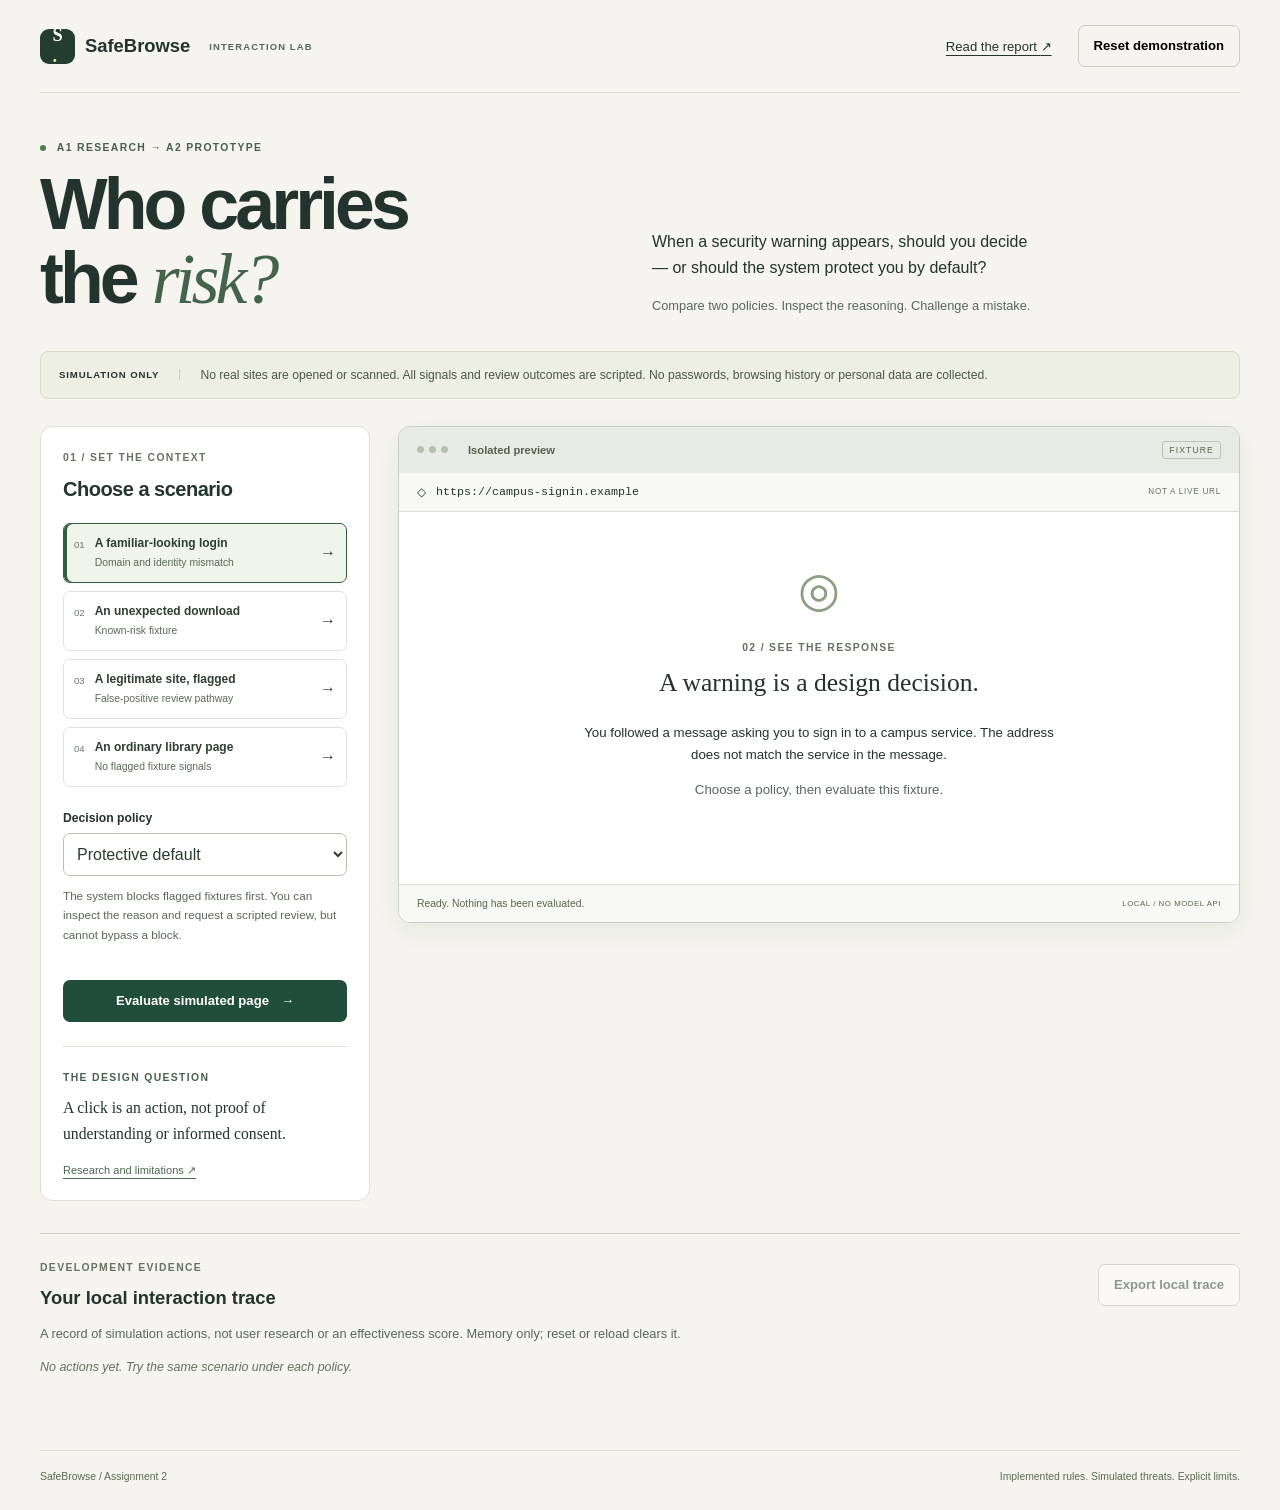
<file: index.html>
<!doctype html>
<html lang="en">
  <head>
    <meta charset="UTF-8" />
    <meta name="viewport" content="width=device-width, initial-scale=1" />
    <meta name="theme-color" content="#172720" />
    <title>SafeBrowse | Who carries the risk?</title>
    <link rel="icon" href="data:," />
    <link rel="stylesheet" href="styles.css" />
    <script src="app.js" defer></script>
  </head>
  <body>
    <a class="skip-link" href="#simulation">Skip to simulation</a>
    <header class="masthead">
      <a class="brand" href="index.html" aria-label="SafeBrowse home">
        <span class="brand-mark" aria-hidden="true">S<span>.</span></span>
        SafeBrowse <span class="prototype-tag">INTERACTION LAB</span>
      </a>
      <nav aria-label="Project">
        <a href="report.html">Read the report <span aria-hidden="true">&#8599;</span></a>
        <button id="resetButton" class="button subtle" type="button">Reset demonstration</button>
      </nav>
    </header>

    <main>
      <section class="intro">
        <p class="eyebrow"><span class="live-dot" aria-hidden="true"></span> A1 RESEARCH → A2 PROTOTYPE</p>
        <h1>Who carries<br />the <em>risk?</em></h1>
        <div class="intro-description">
          <p>When a security warning appears, should you decide<br class="desktop-break" /> &mdash; or should the system protect you by default?</p>
          <p class="muted">Compare two policies. Inspect the reasoning. Challenge a mistake.</p>
        </div>
      </section>

      <aside class="simulation-notice">
        <span class="notice-label">SIMULATION ONLY</span>
        <p>No real sites are opened or scanned. All signals and review outcomes are scripted.
          No passwords, browsing history or personal data are collected.</p>
      </aside>

      <section id="simulation" class="lab-grid" aria-label="Security warning simulation" tabindex="-1">
        <aside class="control-panel">
          <p class="step-label">01 / SET THE CONTEXT</p>
          <h2>Choose a scenario</h2>
          <div class="scenario-list" role="group" aria-label="Scenario fixtures">
            <button type="button" class="scenario selected" data-scenario="phishing" aria-pressed="true">
              <span class="scenario-number">01</span><span><strong>A familiar-looking login</strong><small>Domain and identity mismatch</small></span><span aria-hidden="true">&#8594;</span>
            </button>
            <button type="button" class="scenario" data-scenario="malware" aria-pressed="false">
              <span class="scenario-number">02</span><span><strong>An unexpected download</strong><small>Known-risk fixture</small></span><span aria-hidden="true">&#8594;</span>
            </button>
            <button type="button" class="scenario" data-scenario="uncertain" aria-pressed="false">
              <span class="scenario-number">03</span><span><strong>A legitimate site, flagged</strong><small>False-positive review pathway</small></span><span aria-hidden="true">&#8594;</span>
            </button>
            <button type="button" class="scenario" data-scenario="benign" aria-pressed="false">
              <span class="scenario-number">04</span><span><strong>An ordinary library page</strong><small>No flagged fixture signals</small></span><span aria-hidden="true">&#8594;</span>
            </button>
          </div>
          <label for="policySelect" class="field-label">Decision policy</label>
          <select id="policySelect">
            <option value="protective">Protective default</option>
            <option value="guided">Guided user choice</option>
          </select>
          <p id="policyDescription" class="policy-description"></p>
          <button id="evaluateButton" type="button" class="button primary wide">Evaluate simulated page <span aria-hidden="true">&#8594;</span></button>
          <div class="research-note">
            <span class="eyebrow">THE DESIGN QUESTION</span>
            <p>A click is an action, not proof of understanding or informed consent.</p>
            <a href="report.html#references">Research and limitations &#8599;</a>
          </div>
        </aside>

        <div class="simulation-column">
          <section class="browser-frame" aria-label="Simulated browser">
            <div class="browser-chrome">
              <div class="window-dots" aria-hidden="true"><i></i><i></i><i></i></div>
              <span class="browser-tab">Isolated preview</span>
              <span class="fixture-badge">FIXTURE</span>
            </div>
            <div class="address-row"><span aria-hidden="true">&#9671;</span><span id="simulatedUrl"></span><span class="address-label">NOT A LIVE URL</span></div>
            <div class="browser-content">
              <div id="idlePanel" class="idle-panel">
                <span class="large-symbol" aria-hidden="true">&#9678;</span>
                <p class="step-label">02 / SEE THE RESPONSE</p>
                <h2>A warning is a design decision.</h2>
                <p id="scenarioTask"></p>
                <p class="muted">Choose a policy, then evaluate this fixture.</p>
              </div>
              <section id="decisionPanel" class="decision" aria-labelledby="decisionTitle" hidden>
                <span id="decisionBadge" class="decision-badge"></span>
                <h2 id="decisionTitle" tabindex="-1"></h2>
                <p id="decisionSummary"></p>
                <details id="reasonDetails">
                  <summary>Why this decision?</summary>
                  <p id="ruleExplanation"></p>
                  <ul id="evidenceList"></ul>
                  <p class="muted">Fixture signals are authored examples, not live security evidence. No confidence score is inferred.</p>
                </details>
                <div id="decisionActions" class="action-row"></div>
              </section>
              <section id="reviewPanel" class="review-panel" aria-label="Simulated review" hidden>
                <p class="step-label">RECOURSE / SCRIPTED, NOT A LIVE SERVICE</p>
                <h3 id="reviewStatus" tabindex="-1"></h3>
                <p id="reviewExplanation"></p>
                <div id="reviewActions" class="action-row"></div>
              </section>
              <section id="preview" class="preview-panel" aria-label="Internal page preview" hidden>
                <span class="decision-badge safe">INTERNAL PREVIEW ONLY</span>
                <h3 id="previewTitle"></h3>
                <p id="previewText"></p>
                <p class="muted">No real website is opened. No login, download or external connection is available.</p>
              </section>
            </div>
            <div class="browser-footer"><span id="statusLine" role="status">Ready. Nothing has been evaluated.</span><span>LOCAL / NO MODEL API</span></div>
          </section>

          <section id="understandingPanel" class="understanding-panel" aria-labelledby="understandingTitle" hidden>
            <div class="section-heading"><span class="step-label">03 / REFLECT, NOT JUST CLICK</span><span class="optional-tag">OPTIONAL</span></div>
            <h2 id="understandingTitle">What does this decision tell you?</h2>
            <form id="understandingForm">
              <fieldset>
                <legend class="sr-only">Choose the best explanation</legend>
                <label><input type="radio" name="understanding" value="careless" /> It proves the visitor was careless.</label>
                <label><input type="radio" name="understanding" value="fixture" /> A fixture rule flagged a risk; this is not proof of harm.</label>
                <label><input type="radio" name="understanding" value="guarantee" /> The system can guarantee whether a website is safe.</label>
              </fieldset>
              <button type="submit" class="button secondary">Check understanding</button>
            </form>
            <p id="understandingFeedback" role="status"></p>
            <p class="muted">This demonstrates feedback design, not a validated measure of comprehension. You can always return to safety without answering.</p>
          </section>
        </div>
      </section>

      <section class="trace-panel" aria-labelledby="traceTitle">
        <div class="section-heading">
          <div><p class="step-label">DEVELOPMENT EVIDENCE</p><h2 id="traceTitle">Your local interaction trace</h2></div>
          <button id="exportButton" class="button secondary" type="button" disabled>Export local trace</button>
        </div>
        <p class="muted">A record of simulation actions, not user research or an effectiveness score. Memory only; reset or reload clears it.</p>
        <p id="emptyTrace">No actions yet. Try the same scenario under each policy.</p>
        <ol id="eventList" class="event-list" aria-label="Simulation events"></ol>
      </section>
      <noscript><p class="simulation-notice">JavaScript is required for this local simulation. The report remains readable without it.</p></noscript>
    </main>
    <footer class="page-footer"><span>SafeBrowse / Assignment 2</span><span>Implemented rules. Simulated threats. Explicit limits.</span></footer>
  </body>
</html>
</file>
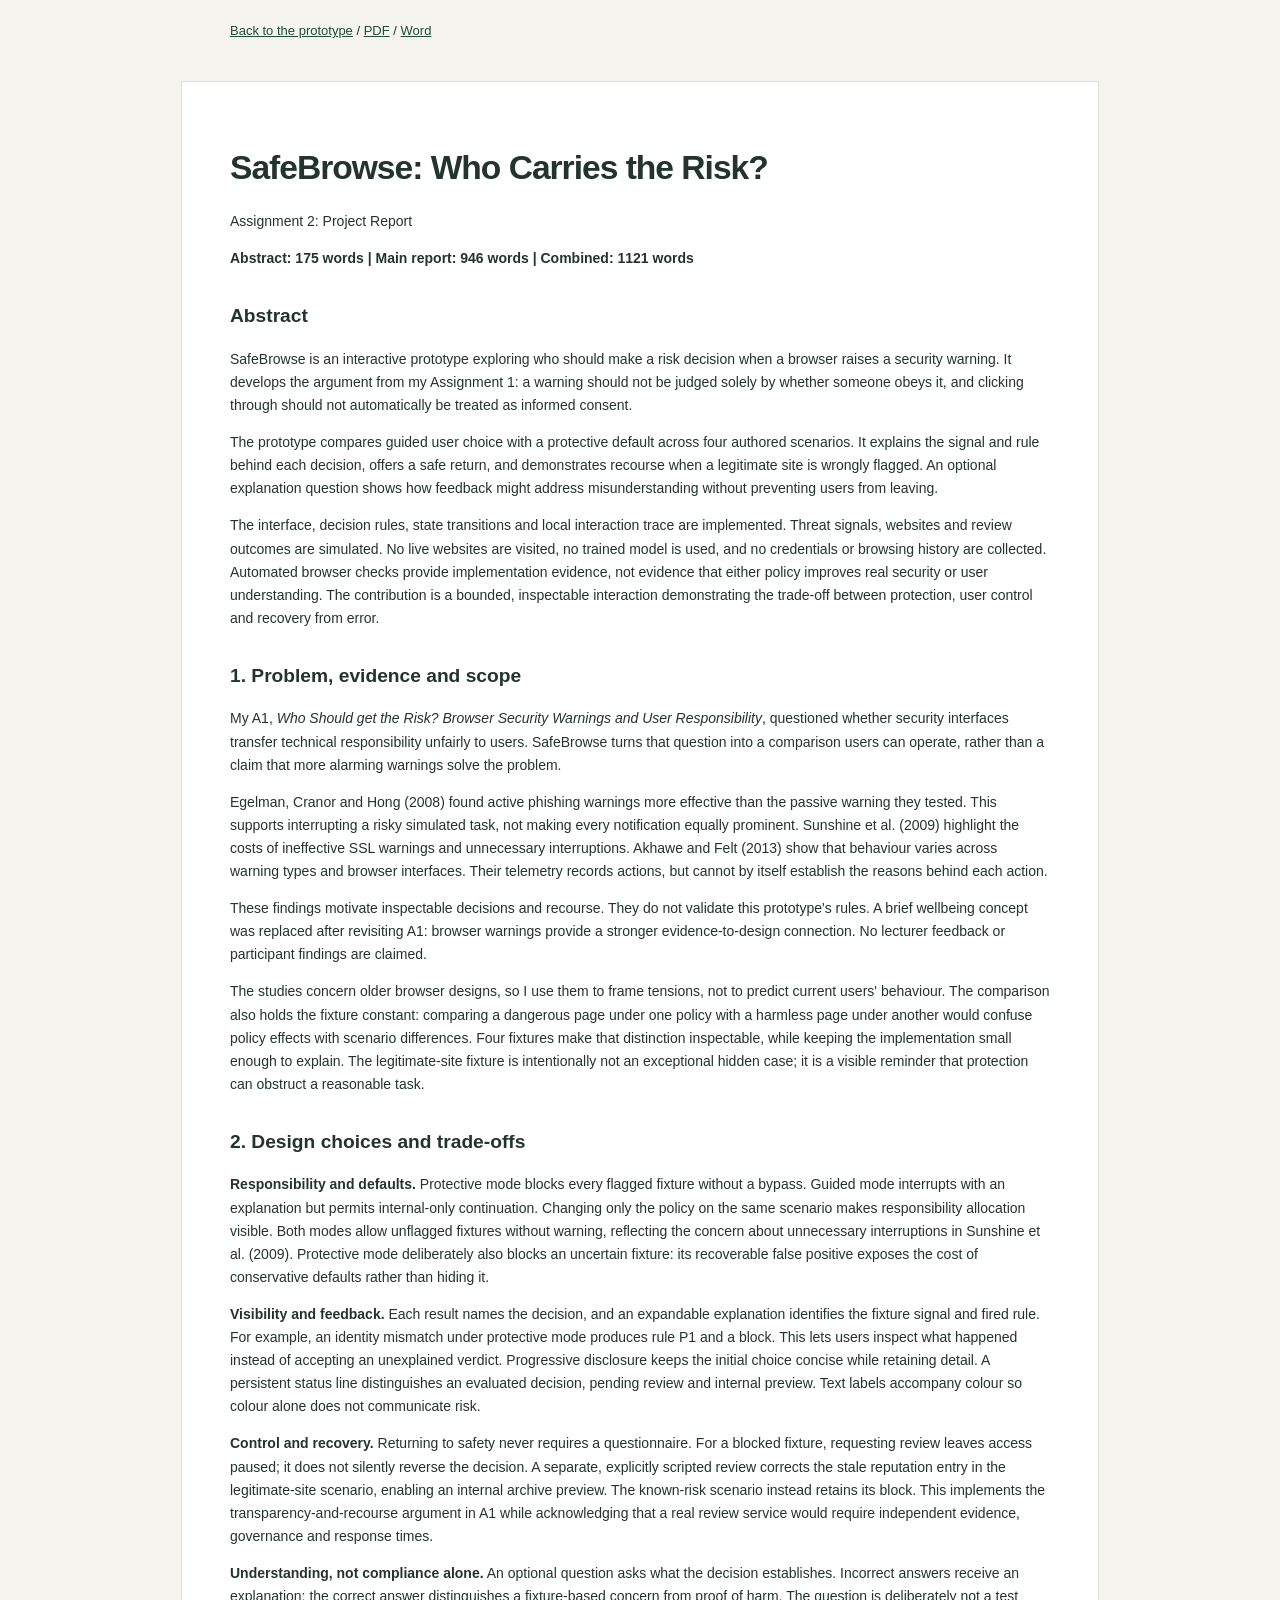
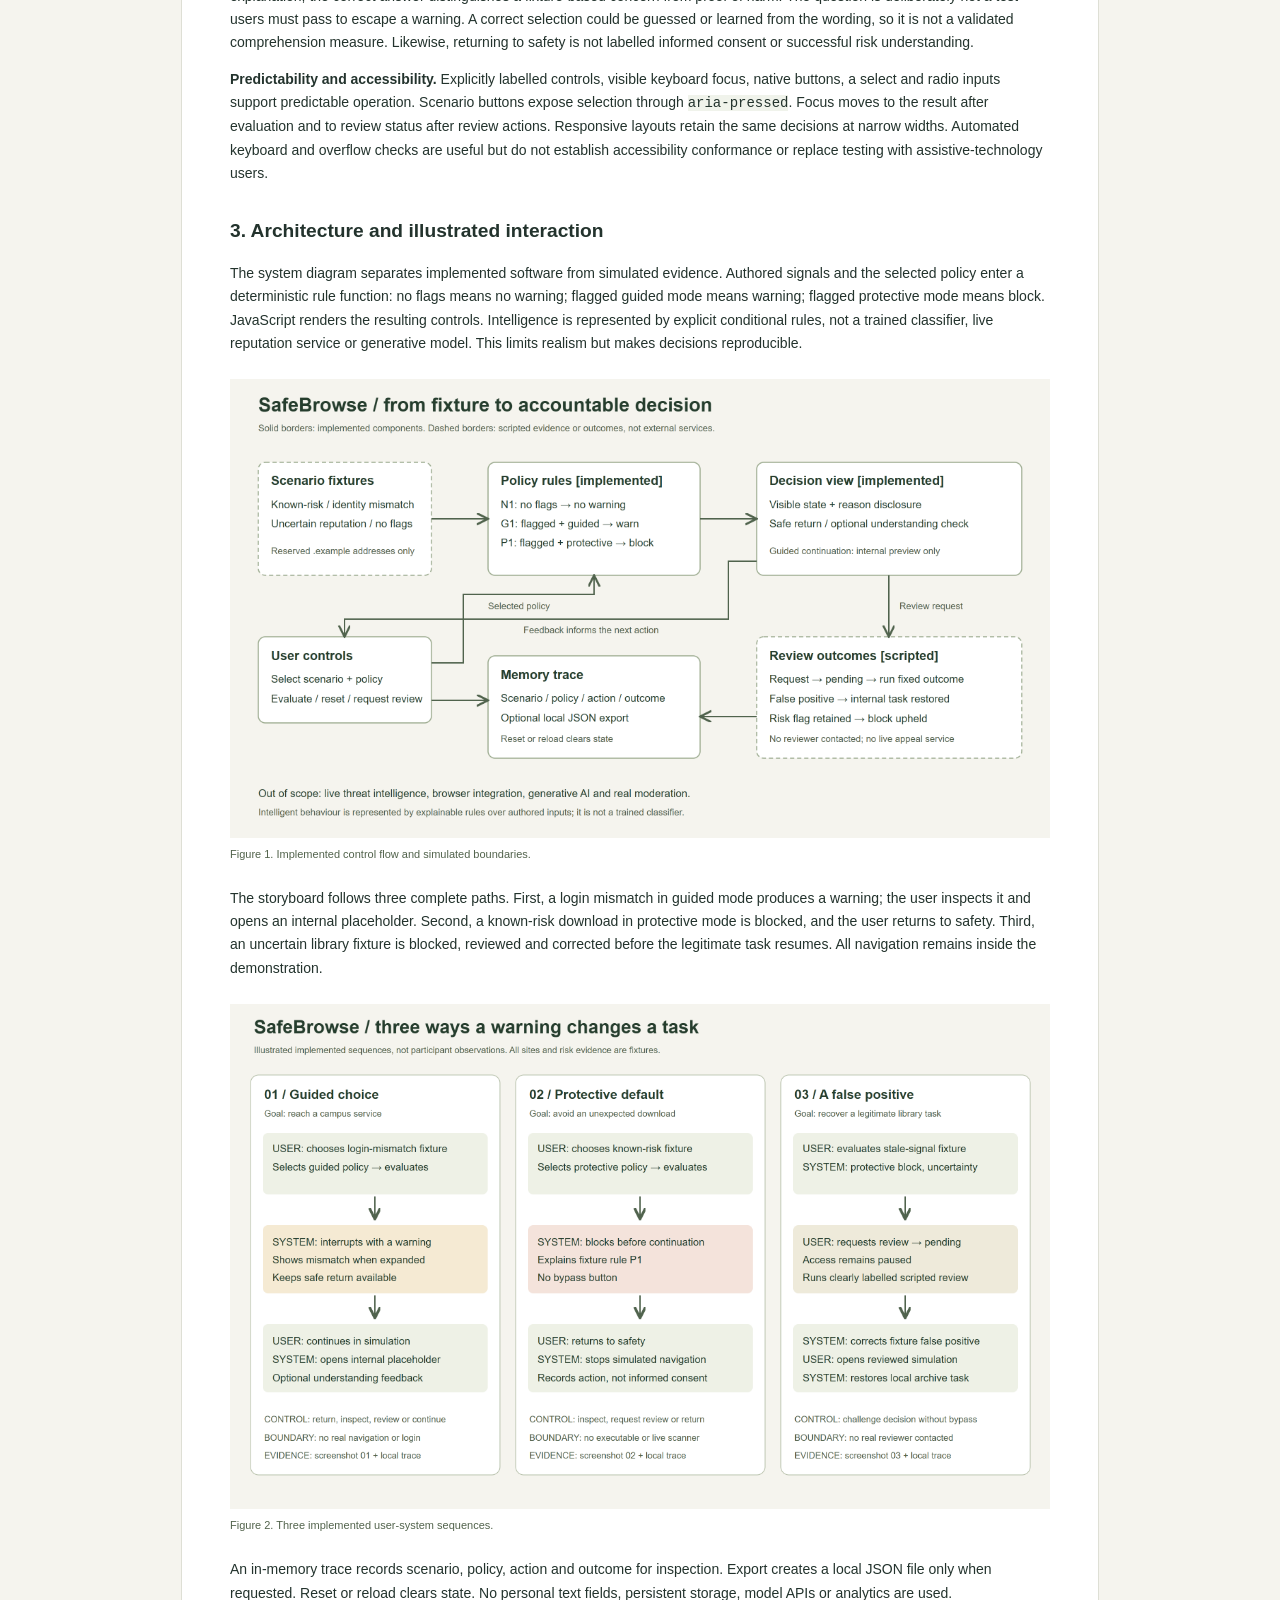
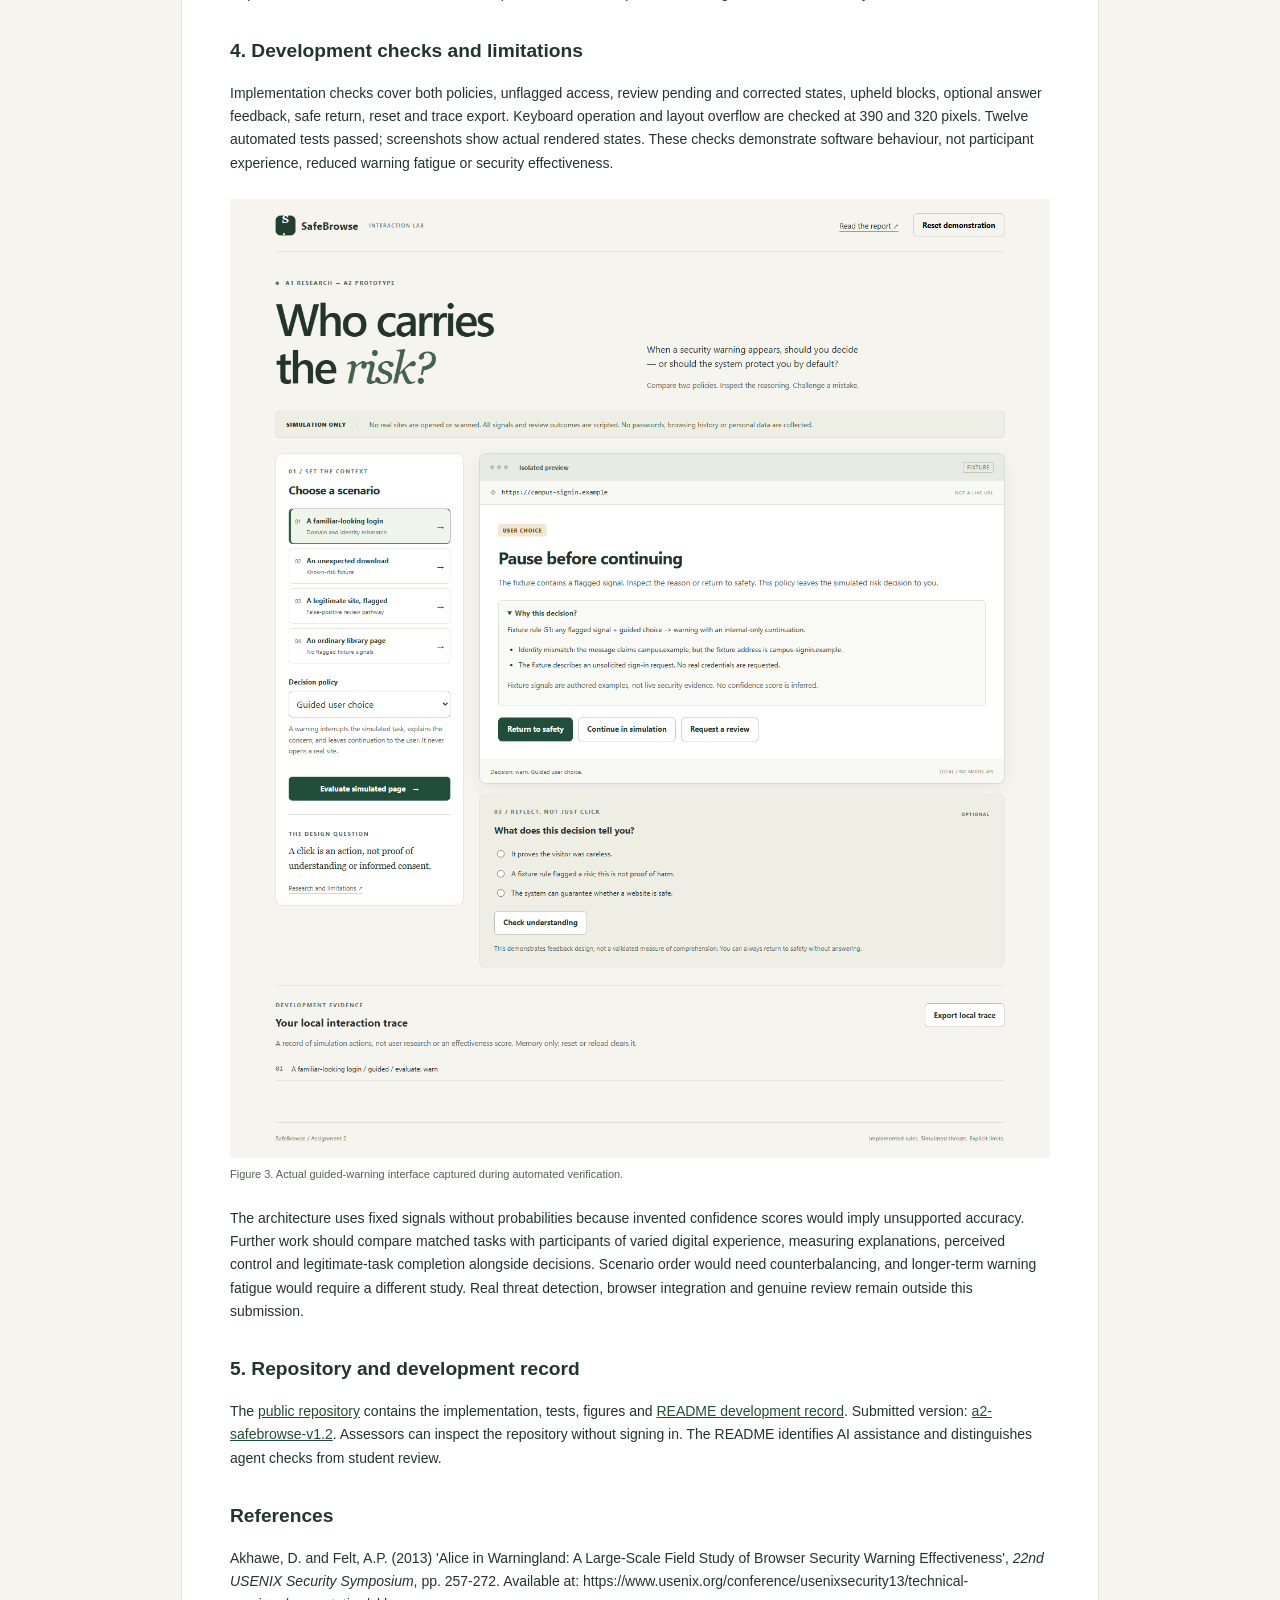
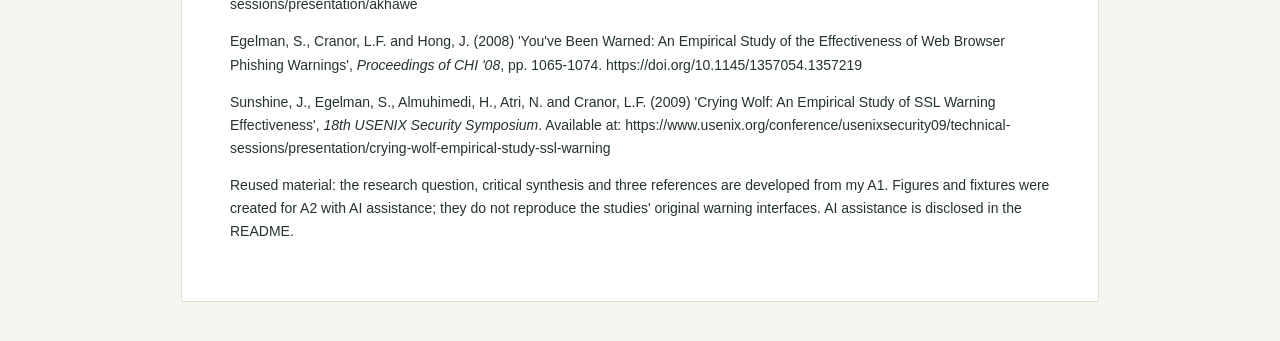
<file: report.html>
<!doctype html>
<html lang="en"><head><meta charset="utf-8" />
<meta name="viewport" content="width=device-width, initial-scale=1" />
<title>SafeBrowse | Assignment 2 report</title><link rel="icon" href="data:," />
<style>
body{font-family:"Segoe UI",Arial,sans-serif;color:#23332d;background:#f5f4ee;line-height:1.65;margin:0}
main{max-width:820px;margin:40px auto;background:#fff;padding:44px 48px;border:1px solid #dedfd5}
h1{font-size:2.1rem;line-height:1.15;letter-spacing:-.03em}h2{font-size:1.2rem;margin-top:30px}
a{color:#214e3b;overflow-wrap:anywhere}p{font-size:14px}
figure{margin:24px 0;break-inside:avoid}figure img{width:100%;height:auto;display:block}
figcaption{font-size:11px;color:#52634c;margin-top:7px}code{background:#f0f3eb}
.toolbar{max-width:820px;margin:20px auto;font-size:13px}
@media(max-width:700px){main{margin:12px;padding:24px}.toolbar{margin:18px}}
@media print{body{background:#fff}main{border:0;padding:0;margin:0;max-width:none}.toolbar{display:none}
h1,h2{break-after:avoid}p{font-size:10.5pt;orphans:3;widows:3}figure img{max-height:210mm;object-fit:contain}
@page{size:A4;margin:18mm}}
</style></head><body>
<nav class="toolbar"><a href="index.html">Back to the prototype</a> /
<a href="SafeBrowse-A2-Report.pdf">PDF</a> /
<a href="SafeBrowse-A2-Report.docx">Word</a></nav><main>
<h1>SafeBrowse: Who Carries the Risk?</h1>
<p>Assignment 2: Project Report</p>
<p><strong>Abstract: 175 words | Main report: 946 words | Combined: 1121 words</strong></p>
<h2>Abstract</h2>
<p>SafeBrowse is an interactive prototype exploring who should make a risk decision when a browser raises a security warning. It develops the argument from my Assignment 1: a warning should not be judged solely by whether someone obeys it, and clicking through should not automatically be treated as informed consent.</p>
<p>The prototype compares guided user choice with a protective default across four authored scenarios. It explains the signal and rule behind each decision, offers a safe return, and demonstrates recourse when a legitimate site is wrongly flagged. An optional explanation question shows how feedback might address misunderstanding without preventing users from leaving.</p>
<p>The interface, decision rules, state transitions and local interaction trace are implemented. Threat signals, websites and review outcomes are simulated. No live websites are visited, no trained model is used, and no credentials or browsing history are collected. Automated browser checks provide implementation evidence, not evidence that either policy improves real security or user understanding. The contribution is a bounded, inspectable interaction demonstrating the trade-off between protection, user control and recovery from error.</p>
<h2>1. Problem, evidence and scope</h2>
<p>My A1, <em>Who Should get the Risk? Browser Security Warnings and User Responsibility</em>, questioned whether security interfaces transfer technical responsibility unfairly to users. SafeBrowse turns that question into a comparison users can operate, rather than a claim that more alarming warnings solve the problem.</p>
<p>Egelman, Cranor and Hong (2008) found active phishing warnings more effective than the passive warning they tested. This supports interrupting a risky simulated task, not making every notification equally prominent. Sunshine et al. (2009) highlight the costs of ineffective SSL warnings and unnecessary interruptions. Akhawe and Felt (2013) show that behaviour varies across warning types and browser interfaces. Their telemetry records actions, but cannot by itself establish the reasons behind each action.</p>
<p>These findings motivate inspectable decisions and recourse. They do not validate this prototype&#x27;s rules. A brief wellbeing concept was replaced after revisiting A1: browser warnings provide a stronger evidence-to-design connection. No lecturer feedback or participant findings are claimed.</p>
<p>The studies concern older browser designs, so I use them to frame tensions, not to predict current users&#x27; behaviour. The comparison also holds the fixture constant: comparing a dangerous page under one policy with a harmless page under another would confuse policy effects with scenario differences. Four fixtures make that distinction inspectable, while keeping the implementation small enough to explain. The legitimate-site fixture is intentionally not an exceptional hidden case; it is a visible reminder that protection can obstruct a reasonable task.</p>
<h2>2. Design choices and trade-offs</h2>
<p><strong>Responsibility and defaults.</strong> Protective mode blocks every flagged fixture without a bypass. Guided mode interrupts with an explanation but permits internal-only continuation. Changing only the policy on the same scenario makes responsibility allocation visible. Both modes allow unflagged fixtures without warning, reflecting the concern about unnecessary interruptions in Sunshine et al. (2009). Protective mode deliberately also blocks an uncertain fixture: its recoverable false positive exposes the cost of conservative defaults rather than hiding it.</p>
<p><strong>Visibility and feedback.</strong> Each result names the decision, and an expandable explanation identifies the fixture signal and fired rule. For example, an identity mismatch under protective mode produces rule P1 and a block. This lets users inspect what happened instead of accepting an unexplained verdict. Progressive disclosure keeps the initial choice concise while retaining detail. A persistent status line distinguishes an evaluated decision, pending review and internal preview. Text labels accompany colour so colour alone does not communicate risk.</p>
<p><strong>Control and recovery.</strong> Returning to safety never requires a questionnaire. For a blocked fixture, requesting review leaves access paused; it does not silently reverse the decision. A separate, explicitly scripted review corrects the stale reputation entry in the legitimate-site scenario, enabling an internal archive preview. The known-risk scenario instead retains its block. This implements the transparency-and-recourse argument in A1 while acknowledging that a real review service would require independent evidence, governance and response times.</p>
<p><strong>Understanding, not compliance alone.</strong> An optional question asks what the decision establishes. Incorrect answers receive an explanation; the correct answer distinguishes a fixture-based concern from proof of harm. The question is deliberately not a test users must pass to escape a warning. A correct selection could be guessed or learned from the wording, so it is not a validated comprehension measure. Likewise, returning to safety is not labelled informed consent or successful risk understanding.</p>
<p><strong>Predictability and accessibility.</strong> Explicitly labelled controls, visible keyboard focus, native buttons, a select and radio inputs support predictable operation. Scenario buttons expose selection through <code>aria-pressed</code>. Focus moves to the result after evaluation and to review status after review actions. Responsive layouts retain the same decisions at narrow widths. Automated keyboard and overflow checks are useful but do not establish accessibility conformance or replace testing with assistive-technology users.</p>
<h2>3. Architecture and illustrated interaction</h2>
<p>The system diagram separates implemented software from simulated evidence. Authored signals and the selected policy enter a deterministic rule function: no flags means no warning; flagged guided mode means warning; flagged protective mode means block. JavaScript renders the resulting controls. Intelligence is represented by explicit conditional rules, not a trained classifier, live reputation service or generative model. This limits realism but makes decisions reproducible.</p>
<figure><img src="evidence/system-diagram.png" alt="Figure 1. Implemented control flow and simulated boundaries." /><figcaption>Figure 1. Implemented control flow and simulated boundaries.</figcaption></figure>
<p>The storyboard follows three complete paths. First, a login mismatch in guided mode produces a warning; the user inspects it and opens an internal placeholder. Second, a known-risk download in protective mode is blocked, and the user returns to safety. Third, an uncertain library fixture is blocked, reviewed and corrected before the legitimate task resumes. All navigation remains inside the demonstration.</p>
<figure><img src="evidence/storyboard.png" alt="Figure 2. Three implemented user-system sequences." /><figcaption>Figure 2. Three implemented user-system sequences.</figcaption></figure>
<p>An in-memory trace records scenario, policy, action and outcome for inspection. Export creates a local JSON file only when requested. Reset or reload clears state. No personal text fields, persistent storage, model APIs or analytics are used.</p>
<h2>4. Development checks and limitations</h2>
<p>Implementation checks cover both policies, unflagged access, review pending and corrected states, upheld blocks, optional answer feedback, safe return, reset and trace export. Keyboard operation and layout overflow are checked at 390 and 320 pixels. Twelve automated tests passed; screenshots show actual rendered states. These checks demonstrate software behaviour, not participant experience, reduced warning fatigue or security effectiveness.</p>
<figure><img src="evidence/01-guided-warning.png" alt="Figure 3. Actual guided-warning interface captured during automated verification." /><figcaption>Figure 3. Actual guided-warning interface captured during automated verification.</figcaption></figure>
<p>The architecture uses fixed signals without probabilities because invented confidence scores would imply unsupported accuracy. Further work should compare matched tasks with participants of varied digital experience, measuring explanations, perceived control and legitimate-task completion alongside decisions. Scenario order would need counterbalancing, and longer-term warning fatigue would require a different study. Real threat detection, browser integration and genuine review remain outside this submission.</p>
<h2>5. Repository and development record</h2>
<p>The <a href="https://github.com/thisispossiable/quiet-space-a2">public repository</a> contains the implementation, tests, figures and <a href="https://github.com/thisispossiable/quiet-space-a2/blob/a2-safebrowse-v1.2/README.md">README development record</a>. Submitted version: <a href="https://github.com/thisispossiable/quiet-space-a2/tree/a2-safebrowse-v1.2">a2-safebrowse-v1.2</a>. Assessors can inspect the repository without signing in. The README identifies AI assistance and distinguishes agent checks from student review.</p>
<h2 id="references">References</h2>
<p>Akhawe, D. and Felt, A.P. (2013) &#x27;Alice in Warningland: A Large-Scale Field Study of Browser Security Warning Effectiveness&#x27;, <em>22nd USENIX Security Symposium</em>, pp. 257-272. Available at: https://www.usenix.org/conference/usenixsecurity13/technical-sessions/presentation/akhawe</p>
<p>Egelman, S., Cranor, L.F. and Hong, J. (2008) &#x27;You&#x27;ve Been Warned: An Empirical Study of the Effectiveness of Web Browser Phishing Warnings&#x27;, <em>Proceedings of CHI &#x27;08</em>, pp. 1065-1074. https://doi.org/10.1145/1357054.1357219</p>
<p>Sunshine, J., Egelman, S., Almuhimedi, H., Atri, N. and Cranor, L.F. (2009) &#x27;Crying Wolf: An Empirical Study of SSL Warning Effectiveness&#x27;, <em>18th USENIX Security Symposium</em>. Available at: https://www.usenix.org/conference/usenixsecurity09/technical-sessions/presentation/crying-wolf-empirical-study-ssl-warning</p>
<p>Reused material: the research question, critical synthesis and three references are developed from my A1. Figures and fixtures were created for A2 with AI assistance; they do not reproduce the studies&#x27; original warning interfaces. AI assistance is disclosed in the README.</p></main></body></html>
</file>
<file: styles.css>
:root {
  font-family: "Segoe UI", Arial, sans-serif;
  color: #23332d;
  background: #f5f4ee;
  font-synthesis: none;
  --green: #214e3b;
  --muted: #59665f;
  --line: #dedfd5;
}
* { box-sizing: border-box; }
[hidden] { display: none !important; }
body { margin: 0; min-width: 320px; }
button, select, input { font: inherit; }
button, select, summary { cursor: pointer; }
a { color: inherit; text-underline-offset: 4px; }
button, a, select, input, summary { -webkit-tap-highlight-color: transparent; }
:focus-visible { outline: 3px solid #5368bc; outline-offset: 4px; }
h1, h2, h3, p { margin-top: 0; }
h2 { font-size: 1.15rem; line-height: 1.35; }
p { line-height: 1.65; }
.masthead, main, .page-footer { width: min(1280px, calc(100% - 80px)); margin-inline: auto; }
.masthead { display: flex; justify-content: space-between; align-items: center; padding-block: 25px; border-bottom: 1px solid var(--line); gap: 20px; }
.brand { display: flex; align-items: center; gap: 10px; text-decoration: none; font-size: 1.15rem; font-weight: 750; }
.brand-mark { display: grid; place-content: center; background: #233d30; color: #fff; width: 35px; height: 35px; border-radius: 9px; font-family: Georgia, serif; }
.brand-mark span { display: inline; color: #d7ecb1; }
.prototype-tag { margin-left: 9px; color: var(--muted); font-size: .59rem; letter-spacing: .12em; font-weight: 600; }
nav { display: flex; align-items: center; gap: 26px; font-size: .82rem; }
.button { display: inline-flex; align-items: center; justify-content: center; gap: 12px; min-height: 42px; padding: 10px 15px; border: 1px solid transparent; border-radius: 7px; font-size: .82rem; font-weight: 650; line-height: 1.4; text-align: center; }
.primary { background: var(--green); color: #fff; }
.primary:hover { background: #173c2c; }
.secondary { background: #fff; border-color: #b7c1b6; color: #263d30; }
.secondary:hover { background: #f0f3eb; }
.subtle { background: transparent; border-color: #c9cfc5; }
.button:disabled { opacity: .5; cursor: not-allowed; }
.wide { width: 100%; }
.intro { display: grid; grid-template-columns: 1fr 1fr; column-gap: 24px; padding: 46px 0 34px; align-items: end; }
.eyebrow, .step-label { font-size: .65rem; font-weight: 700; letter-spacing: .13em; }
.eyebrow { grid-column: 1 / -1; color: #48604e; }
.live-dot { display: inline-block; width: 6px; height: 6px; background: #527d49; border-radius: 50%; margin-right: 7px; }
h1 { font-size: clamp(3rem, 5.6vw, 5rem); letter-spacing: -.055em; line-height: 1.04; font-weight: 550; margin-bottom: 0; }
h1 em { font-family: Georgia, serif; font-weight: 400; color: #44634d; }
.intro-description { padding-bottom: 1px; }
.intro-description > p:first-child { font-size: 1rem; line-height: 1.6; margin-bottom: 14px; }
.muted { color: var(--muted); font-size: .8rem; }
.intro-description .muted { margin: 0; }
.simulation-notice { display: flex; gap: 20px; align-items: center; border: 1px solid #d6dac8; background: #eeefe4; border-radius: 8px; padding: 13px 18px; margin-bottom: 27px; }
.simulation-notice p { margin: 0; color: #4a5746; font-size: .76rem; }
.notice-label { flex-shrink: 0; font-size: .6rem; letter-spacing: .09em; font-weight: 800; border-right: 1px solid #c8ceba; padding-right: 20px; }
.lab-grid { display: grid; grid-template-columns: 330px minmax(0, 1fr); gap: 28px; align-items: start; scroll-margin-top: 20px; }
.control-panel { padding: 22px; background: #fff; border: 1px solid var(--line); border-radius: 12px; }
.step-label { color: #677263; margin-bottom: 10px; }
.control-panel h2 { font-size: 1.25rem; margin-bottom: 20px; letter-spacing: -.025em; }
.scenario-list { display: grid; gap: 8px; }
.scenario { display: flex; align-items: center; gap: 10px; text-align: left; width: 100%; border: 1px solid #e1e4da; border-radius: 7px; background: #fff; color: #2e3e32; padding: 12px 10px; }
.scenario:hover { background: #f7f8f3; }
.scenario.selected { border-color: #315d43; background: #f0f5eb; box-shadow: inset 3px 0 #315d43; }
.scenario-number { font-size: .6rem; color: #6a7969; align-self: flex-start; margin-top: 3px; }
.scenario strong { font-size: .75rem; font-weight: 650; display: block; }
.scenario small { font-size: .65rem; color: #596958; display: block; margin-top: 5px; line-height: 1.45; }
.scenario > span:last-child { margin-left: auto; }
.field-label { display: block; font-size: .76rem; font-weight: 650; margin: 24px 0 8px; }
select { width: 100%; padding: 11px 9px; border: 1px solid #b6c1b0; border-radius: 7px; color: #293d2d; background: white; }
.policy-description { font-size: .73rem; color: #596658; min-height: 77px; margin: 10px 0 17px; }
.research-note { border-top: 1px solid var(--line); margin-top: 24px; padding-top: 20px; }
.research-note p { font-family: Georgia, serif; font-size: .98rem; margin: 10px 0 13px; }
.research-note a { font-size: .69rem; color: #4e6750; }
.simulation-column { min-width: 0; }
.browser-frame { border: 1px solid #c8cec5; border-radius: 12px; overflow: hidden; background: #fff; box-shadow: 0 8px 26px #213c2910; }
.browser-chrome { display: flex; align-items: center; gap: 20px; padding: 14px 18px; background: #e8ebe3; }
.window-dots { display: flex; gap: 5px; }
.window-dots i { width: 7px; height: 7px; border-radius: 50%; background: #b5c0af; }
.browser-tab { font-size: .7rem; font-weight: 650; color: #55604f; }
.fixture-badge { margin-left: auto; font-size: .54rem; letter-spacing: .13em; color: #58664f; border: 1px solid #bdc5b6; padding: 3px 6px; border-radius: 3px; }
.address-row { display: flex; align-items: center; gap: 10px; background: #f8f9f4; padding: 12px 18px; border-bottom: 1px solid var(--line); font-size: .73rem; }
#simulatedUrl { font-family: Consolas, monospace; overflow-wrap: anywhere; min-width: 0; }
.address-label { margin-left: auto; font-size: .51rem; letter-spacing: .09em; white-space: nowrap; color: #64705e; }
.browser-content { padding: 32px; min-height: 372px; }
.idle-panel { text-align: center; max-width: 470px; margin: 12px auto; }
.large-symbol { display: block; font-size: 3rem; line-height: 1.4; color: #8c9f80; margin-bottom: 16px; }
.idle-panel h2 { font-family: Georgia, serif; font-size: 1.6rem; font-weight: 400; }
.idle-panel > p:not(.step-label) { font-size: .83rem; }
.decision-badge { display: inline-block; background: #f1e7d4; color: #775516; padding: 5px 8px; border-radius: 4px; font-size: .58rem; font-weight: 800; letter-spacing: .08em; }
.decision h2 { font-size: clamp(1.45rem, 2.8vw, 1.9rem); letter-spacing: -.035em; margin: 16px 0 12px; }
.decision > p { font-size: .86rem; color: #53604e; }
.decision[data-kind="block"] .decision-badge { background: #f6e5de; color: #8c3d25; }
.decision[data-kind="allow"] .decision-badge, .safe { background: #e3eedb; color: #355829; }
details { border: 1px solid #dfe3d7; border-radius: 6px; background: #f9faf6; margin: 20px 0; padding: 13px 15px; }
summary { font-size: .78rem; font-weight: 700; color: #355334; }
details p, details li { font-size: .76rem; line-height: 1.6; }
details p { margin-block: 12px; }
details ul { padding-left: 20px; }
details li { margin-bottom: 7px; }
.action-row { display: flex; flex-wrap: wrap; gap: 9px; margin-top: 18px; }
.review-panel { background: #f2f1e9; border-left: 3px solid #8e9164; margin-top: 25px; padding: 18px; }
.review-panel h3 { font-size: 1rem; margin-bottom: 9px; }
.review-panel > p:not(.step-label) { font-size: .8rem; }
.preview-panel { margin-top: 22px; padding: 20px; border: 1px dashed #91a47f; border-radius: 6px; }
.preview-panel h3 { margin-top: 14px; font-family: Georgia, serif; font-size: 1.25rem; font-weight: 400; }
.preview-panel p { font-size: .8rem; }
.browser-footer { display: flex; justify-content: space-between; align-items: center; gap: 14px; padding: 13px 18px; border-top: 1px solid var(--line); background: #f8f9f5; font-size: .65rem; color: #57664e; }
.browser-footer > span:last-child { font-size: .49rem; letter-spacing: .07em; white-space: nowrap; }
.understanding-panel { padding: 23px 25px; background: #eeeee5; border: 1px solid #dedfcf; border-radius: 10px; margin-top: 18px; }
.section-heading { display: flex; align-items: center; justify-content: space-between; gap: 15px; }
.optional-tag { font-size: .53rem; font-weight: 750; letter-spacing: .1em; color: #64705c; }
.understanding-panel h2 { font-size: 1rem; margin-block: 5px 14px; }
fieldset { border: 0; padding: 0; margin: 0 0 14px; min-width: 0; }
fieldset label { display: flex; align-items: flex-start; gap: 9px; padding: 8px 0; font-size: .77rem; line-height: 1.5; cursor: pointer; }
input[type="radio"] { accent-color: var(--green); flex-shrink: 0; margin-top: 3px; }
#understandingFeedback { font-size: .8rem; font-weight: 600; margin-top: 15px; }
.understanding-panel > .muted { margin-bottom: 0; font-size: .7rem; }
.trace-panel { margin: 32px 0; padding: 25px 0; border-top: 1px solid #cdd3c4; }
.trace-panel h2 { font-size: 1.15rem; margin-bottom: 0; }
.trace-panel > .muted { max-width: 750px; margin-top: 12px; }
#emptyTrace { color: #66715f; font-size: .78rem; font-style: italic; }
.event-list { padding: 0; list-style: none; }
.event-list li { display: flex; gap: 15px; padding: 10px 0; border-bottom: 1px solid #e0e3d8; font-size: .74rem; line-height: 1.6; }
.event-number { font-family: Consolas, monospace; color: #65795b; }
.page-footer { display: flex; justify-content: space-between; gap: 16px; border-top: 1px solid var(--line); padding-block: 20px 28px; font-size: .65rem; color: #5c6953; }
.skip-link { position: absolute; top: -100px; left: 20px; padding: 12px; background: #fff; z-index: 20; }
.skip-link:focus { top: 10px; }
.sr-only { position: absolute; width: 1px; height: 1px; overflow: hidden; clip: rect(0,0,0,0); white-space: nowrap; }
@media (max-width: 1050px) {
  .masthead, main, .page-footer { width: calc(100% - 40px); }
  .lab-grid { grid-template-columns: 290px minmax(0, 1fr); gap: 18px; }
  .control-panel { padding: 17px; }
  .browser-content { padding: 25px; }
  .prototype-tag { display: none; }
  .address-label { display: none; }
}
@media (max-width: 760px) {
  .masthead { flex-wrap: wrap; padding-block: 18px; }
  nav { width: 100%; justify-content: space-between; gap: 10px; }
  .intro { grid-template-columns: 1fr; padding: 30px 0 25px; }
  h1 { margin-bottom: 22px; }
  .desktop-break { display: none; }
  .intro-description > p:first-child { font-size: .9rem; }
  .simulation-notice { align-items: flex-start; flex-direction: column; gap: 8px; padding: 14px; }
  .notice-label { border: 0; }
  .lab-grid { grid-template-columns: 1fr; }
  .scenario-list { grid-template-columns: 1fr 1fr; gap: 7px; }
  .scenario { padding: 11px 9px; }
  .scenario > span:last-child { display: none; }
  .policy-description { min-height: 0; }
  .research-note { display: none; }
  .browser-content { padding: 22px 18px; min-height: 310px; }
  .browser-footer { align-items: flex-start; flex-direction: column; gap: 6px; }
  .trace-panel .section-heading { align-items: flex-start; flex-direction: column; }
  .understanding-panel { padding: 20px 16px; }
  .page-footer { flex-direction: column; gap: 8px; }
}
@media (max-width: 380px) {
  .masthead, main, .page-footer { width: calc(100% - 24px); }
  .scenario-list { grid-template-columns: 1fr; }
  .action-row { flex-direction: column; }
  .action-row .button { width: 100%; }
}
</file>
